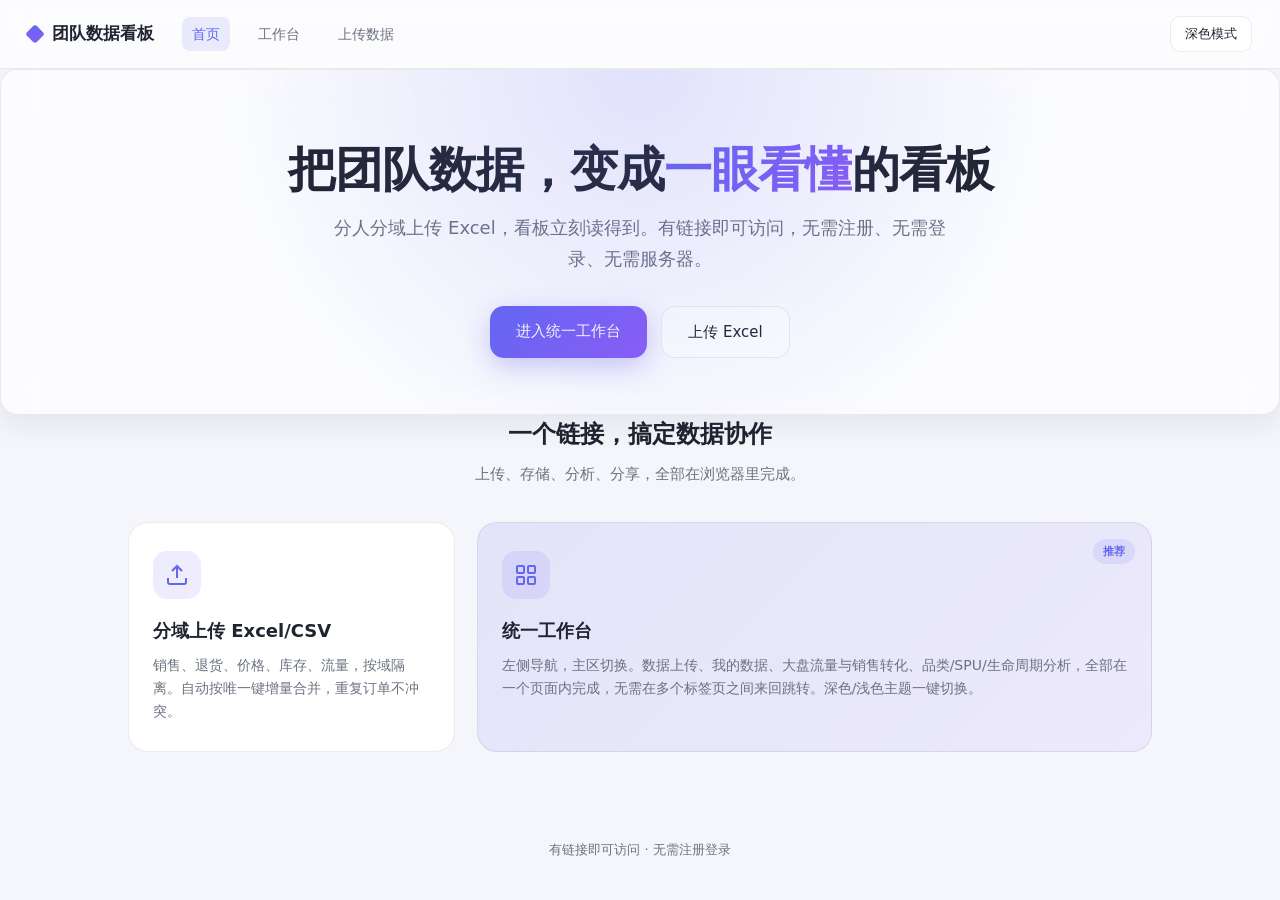
<file: index.html>
<!doctype html>
<html lang="zh-CN" data-theme="light">
<head>
  <meta charset="utf-8" />
  <meta name="viewport" content="width=device-width, initial-scale=1" />
  <title>团队数据看板</title>
  <link rel="stylesheet" href="css/style.css?v=6" />
  <style>
    .landing-hero{position:relative;overflow:hidden;padding:72px 28px 56px;text-align:center;}
    .landing-hero::before{content:"";position:absolute;inset:0;background:radial-gradient(circle at 50% 0%,rgba(99,102,241,.18),transparent 60%);pointer-events:none;}
    .landing-hero h1{font-size:clamp(32px,5vw,48px);font-weight:750;margin:0 0 16px;line-height:1.15;letter-spacing:-1px;}
    .gradient-text{background:linear-gradient(135deg,var(--accent),var(--accent-2));-webkit-background-clip:text;background-clip:text;-webkit-text-fill-color:transparent;}
    .landing-hero p{font-size:18px;color:var(--muted);max-width:620px;margin:0 auto 32px;line-height:1.7;}
    .hero-actions{display:flex;gap:14px;justify-content:center;flex-wrap:wrap;}
    .hero-actions .btn{padding:13px 26px;font-size:15px;border-radius:14px;}
    .hero-actions .btn.primary{box-shadow:0 8px 28px rgba(99,102,241,.35);}
    .features{max-width:1080px;margin:0 auto;padding:0 28px 64px;}
    .features h2{font-size:24px;font-weight:700;margin:0 0 8px;text-align:center;}
    .features .subhead{text-align:center;color:var(--muted);margin:0 0 36px;font-size:15px;}
    .feature-grid{display:grid;grid-template-columns:repeat(3,1fr);gap:22px;}
    .feature-card{background:var(--surface);border:1px solid var(--border);border-radius:20px;padding:28px 24px;transition:.25s;position:relative;overflow:hidden;}
    .feature-card:hover{transform:translateY(-5px);box-shadow:var(--shadow);border-color:rgba(99,102,241,.25);}
    .feature-card .icon{width:48px;height:48px;border-radius:14px;display:flex;align-items:center;justify-content:center;margin-bottom:18px;background:linear-gradient(135deg,var(--accent-soft),rgba(139,92,246,.12));color:var(--accent);}
    .feature-card .icon svg{width:24px;height:24px;stroke-width:2;}
    .feature-card h3{margin:0 0 8px;font-size:18px;font-weight:650;}
    .feature-card p{margin:0;color:var(--muted);font-size:14px;line-height:1.65;}
    .feature-card .badge{position:absolute;top:16px;right:16px;background:var(--accent-soft);color:var(--accent);font-size:11px;font-weight:700;padding:4px 10px;border-radius:999px;}
    .big-card{grid-column:span 2;background:linear-gradient(135deg,var(--accent-soft),rgba(139,92,246,.08));}
    @media(max-width:860px){.feature-grid{grid-template-columns:1fr;}.big-card{grid-column:span 1;}.landing-hero{padding:52px 20px 40px;}}
  </style>
</head>
<body>
  <header class="topbar">
    <div class="brand"><span class="logo-dot"></span> 团队数据看板</div>
    <nav class="nav">
      <a href="index.html" class="active">首页</a>
      <a href="app.html">工作台</a>
      <a href="upload2.html">上传数据</a>
    </nav>
    <button id="themeToggle" class="theme-toggle" aria-label="切换主题">深色模式</button>
  </header>

  <main>
    <section class="landing-hero glass">
      <h1>把团队数据，变成<span class="gradient-text">一眼看懂</span>的看板</h1>
      <p>分人分域上传 Excel，看板立刻读得到。有链接即可访问，无需注册、无需登录、无需服务器。</p>
      <div class="hero-actions">
        <a href="app.html" class="btn primary">进入统一工作台</a>
        <a href="upload2.html" class="btn">上传 Excel</a>
      </div>
    </section>

    <section class="features">
      <h2>一个链接，搞定数据协作</h2>
      <p class="subhead">上传、存储、分析、分享，全部在浏览器里完成。</p>
      <div class="feature-grid">
        <a href="upload2.html" class="feature-card">
          <div class="icon">
            <svg viewBox="0 0 24 24" fill="none" stroke="currentColor"><path d="M21 15v4a2 2 0 0 1-2 2H5a2 2 0 0 1-2-2v-4"/><polyline points="17 8 12 3 7 8"/><line x1="12" y1="3" x2="12" y2="15"/></svg>
          </div>
          <h3>分域上传 Excel/CSV</h3>
          <p>销售、退货、价格、库存、流量，按域隔离。自动按唯一键增量合并，重复订单不冲突。</p>
        </a>

        <a href="app.html" class="feature-card big-card">
          <span class="badge">推荐</span>
          <div class="icon">
            <svg viewBox="0 0 24 24" fill="none" stroke="currentColor"><rect x="3" y="3" width="7" height="7" rx="1"/><rect x="14" y="3" width="7" height="7" rx="1"/><rect x="14" y="14" width="7" height="7" rx="1"/><rect x="3" y="14" width="7" height="7" rx="1"/></svg>
          </div>
          <h3>统一工作台</h3>
          <p>左侧导航，主区切换。数据上传、我的数据、大盘流量与销售转化、品类/SPU/生命周期分析，全部在一个页面内完成，无需在多个标签页之间来回跳转。深色/浅色主题一键切换。</p>
        </a>

      </div>
    </section>
  </main>

  <footer class="footer muted">有链接即可访问 · 无需注册登录</footer>
  <script src="js/app.js?v=6"></script>
</body>
</html>
</file>
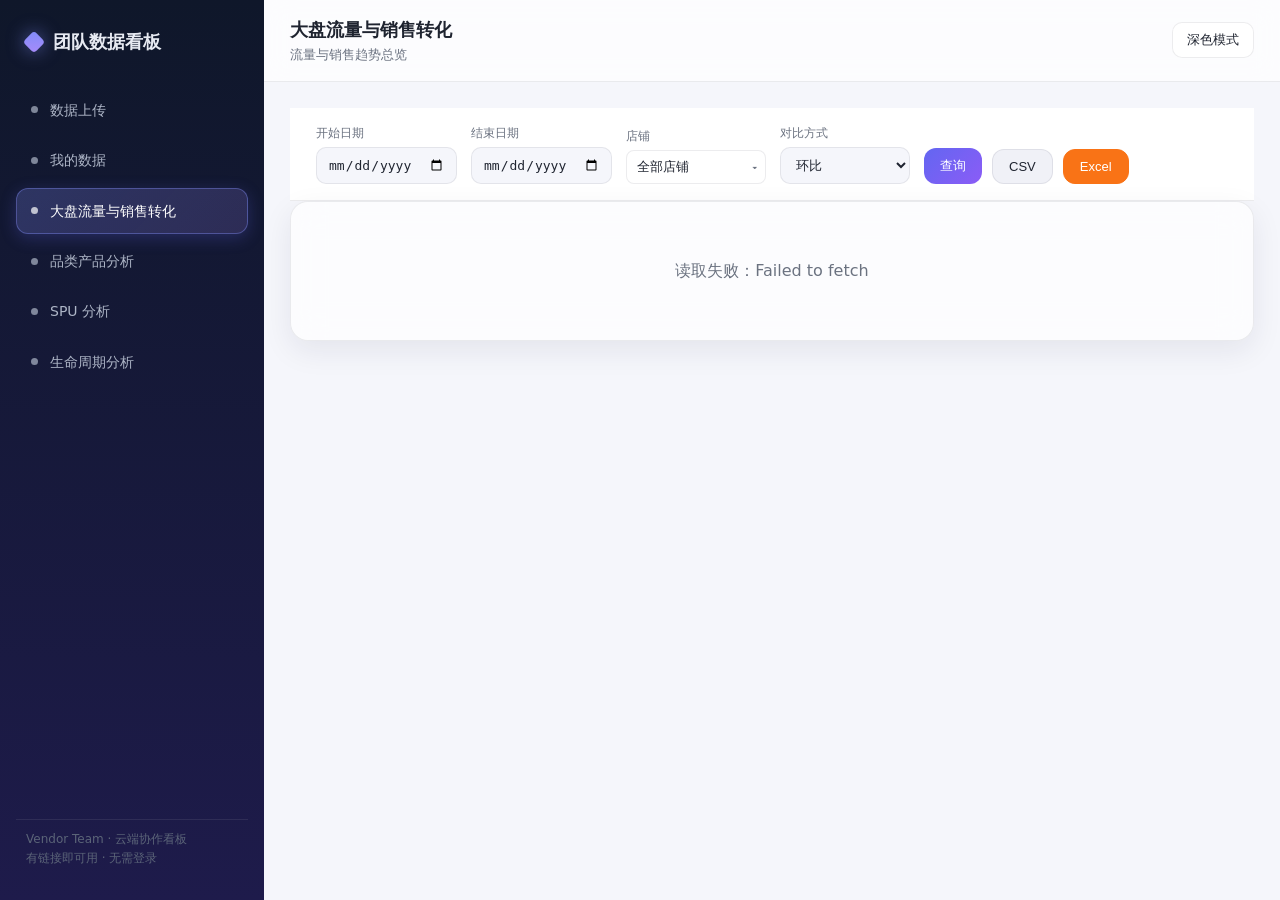
<file: app.html>
<!doctype html>
<html lang="zh-CN">
<head>
  <meta charset="utf-8" />
  <meta name="viewport" content="width=device-width, initial-scale=1" />
  <title>团队数据看板 · 统一工作台</title>
  <link rel="stylesheet" href="css/style.css?v=13" />
</head>
<body>
  <div class="app-shell">
    <aside class="sidebar">
      <div class="brand"><span class="logo-dot"></span>团队数据看板</div>
      <nav class="side-nav">
        <a data-sec="upload"><span class="dot"></span>数据上传</a>
        <a data-sec="mydata"><span class="dot"></span>我的数据</a>
        <a class="active" data-sec="overview"><span class="dot"></span>大盘流量与销售转化</a>
        <a data-sec="category"><span class="dot"></span>品类产品分析</a>
        <a data-sec="spu"><span class="dot"></span>SPU 分析</a>
        <a data-sec="lifecycle"><span class="dot"></span>生命周期分析</a>
      </nav>
      <div class="side-foot">Vendor Team · 云端协作看板<br/>有链接即可用 · 无需登录</div>
    </aside>

    <main class="main">
      <div class="topbar2">
        <div>
          <h1 id="secTitle">大盘流量与销售转化</h1>
          <div class="sub" id="secSub">流量与销售趋势总览</div>
        </div>
        <button class="theme-toggle" id="themeToggle">深色模式</button>
      </div>

      <!-- ===== 数据上传（内嵌） ===== -->
      <section class="section section--stage" id="sec-upload">
        <iframe class="stage" src="upload2.html?embed=1" title="数据上传"></iframe>
      </section>

      <!-- ===== 我的数据（内嵌） ===== -->
      <section class="section section--stage" id="sec-mydata">
        <iframe class="stage" src="mydata.html?embed=1&v=6" title="我的数据"></iframe>
      </section>

      <!-- ===== 大盘流量与销售转化（内联） ===== -->
      <section class="section active" id="sec-overview">
        <div class="filterbar traffic-filter">
          <div class="fitem">
            <label>开始日期</label>
            <input type="date" id="startDate" />
          </div>
          <div class="fitem">
            <label>结束日期</label>
            <input type="date" id="endDate" />
          </div>
          <div class="fitem" style="min-width:140px">
            <label>店铺</label>
            <div class="multi-select" id="shopFilter">
              <button class="multi-select-toggle" type="button">全部店铺</button>
              <div class="multi-select-dropdown">
                <div class="multi-select-actions">
                  <button type="button" class="linkbtn" data-ms-action="all">全选</button>
                  <button type="button" class="linkbtn" data-ms-action="clear">清空</button>
                </div>
                <div class="multi-select-options"></div>
              </div>
            </div>
          </div>
          <div class="fitem">
            <label>对比方式</label>
            <select id="compareMode">
              <option value="mom">环比</option>
              <option value="yoy">同比</option>
            </select>
          </div>
          <div class="filter-actions">
            <button class="btn primary sm" id="loadBtn">查询</button>
            <button class="btn sm" id="exportCsv">CSV</button>
            <button class="btn sm" id="exportExcel">Excel</button>
          </div>
          <span id="updated" class="muted" style="align-self:center"></span>
        </div>

        <div id="empty" class="card glass" style="text-align:center;padding:40px;display:none">
          <p class="muted">该板块读取「流量域」数据。当前还没有流量数据，去上传一份吧。</p>
        </div>

        <div id="board" style="display:none">
          <div class="kpi-grid cols5" id="kpis"></div>

          <div class="charts-2" style="margin-top:20px">
            <div class="chart-wrap glass">
              <h3>销售额趋势</h3>
              <canvas id="trendSales" height="300"></canvas>
            </div>
            <div class="chart-wrap glass">
              <h3>UV 趋势</h3>
              <canvas id="trendUv" height="300"></canvas>
            </div>
          </div>

          <div class="chart-wrap glass" style="margin-top:20px;overflow:auto;max-height:380px">
            <h3>数据明细（前 100 行）</h3>
            <div id="tableWrap"></div>
          </div>
        </div>
      </section>

      <!-- ===== 占位 sections ===== -->
      <section class="section" id="sec-category">
        <div class="card glass" style="padding:48px;text-align:center"><p class="muted">品类产品分析 · 即将上线</p></div>
      </section>
      <section class="section" id="sec-spu">
        <div class="card glass" style="padding:48px;text-align:center"><p class="muted">SPU 分析 · 即将上线</p></div>
      </section>
      <section class="section" id="sec-lifecycle">
        <div class="card glass" style="padding:48px;text-align:center"><p class="muted">生命周期分析 · 即将上线</p></div>
      </section>
    </main>
  </div>

  <script src="vendor/chart.umd.min.js?v=4"></script>
  <script src="js/app.js?v=6"></script>
  <script src="js/config.js?v=4"></script>
  <script src="js/supabase-api.js?v=13"></script>
  <script src="js/dash.js?v=16"></script>
  <script>
  (function () {
    const SEC_META = {
      upload: ['数据上传', '选数据域，传 Excel/CSV，自动存入云端数据库'],
      mydata: ['我的数据', '销售域 KPI、图表与明细'],
      overview: ['大盘流量与销售转化', '流量与销售趋势总览'],
      category: ['品类产品分析', '品类销售与结构分析'],
      spu: ['SPU 分析', 'SPU 销售明细与排行'],
      lifecycle: ['生命周期分析', '产品生命周期对比'],
    };
    const titleEl = document.getElementById('secTitle');
    const subEl = document.getElementById('secSub');
    function activate(sec) {
      document.querySelectorAll('.side-nav a').forEach((x) => x.classList.remove('active'));
      const a = document.querySelector('.side-nav a[data-sec="' + sec + '"]');
      if (a) a.classList.add('active');
      document.querySelectorAll('.section').forEach((s) => s.classList.remove('active'));
      const secEl = document.getElementById('sec-' + sec);
      if (secEl) secEl.classList.add('active');
      if (SEC_META[sec]) { titleEl.textContent = SEC_META[sec][0]; subEl.textContent = SEC_META[sec][1]; }
    }
    document.querySelectorAll('.side-nav a').forEach((a) => {
      a.addEventListener('click', () => activate(a.getAttribute('data-sec')));
    });
    const init = document.querySelector('.side-nav a.active');
    if (init) activate(init.getAttribute('data-sec'));

    // 内嵌 iframe 主题同步（初次加载时把外壳主题推过去）
    document.querySelectorAll('iframe.stage').forEach((f) => {
      f.addEventListener('load', () => {
        try { f.contentWindow.postMessage({ type: 'theme', theme: document.documentElement.getAttribute('data-theme') }, '*'); } catch (_) {}
      });
    });
  })();
  </script>
</body>
</html>
</file>
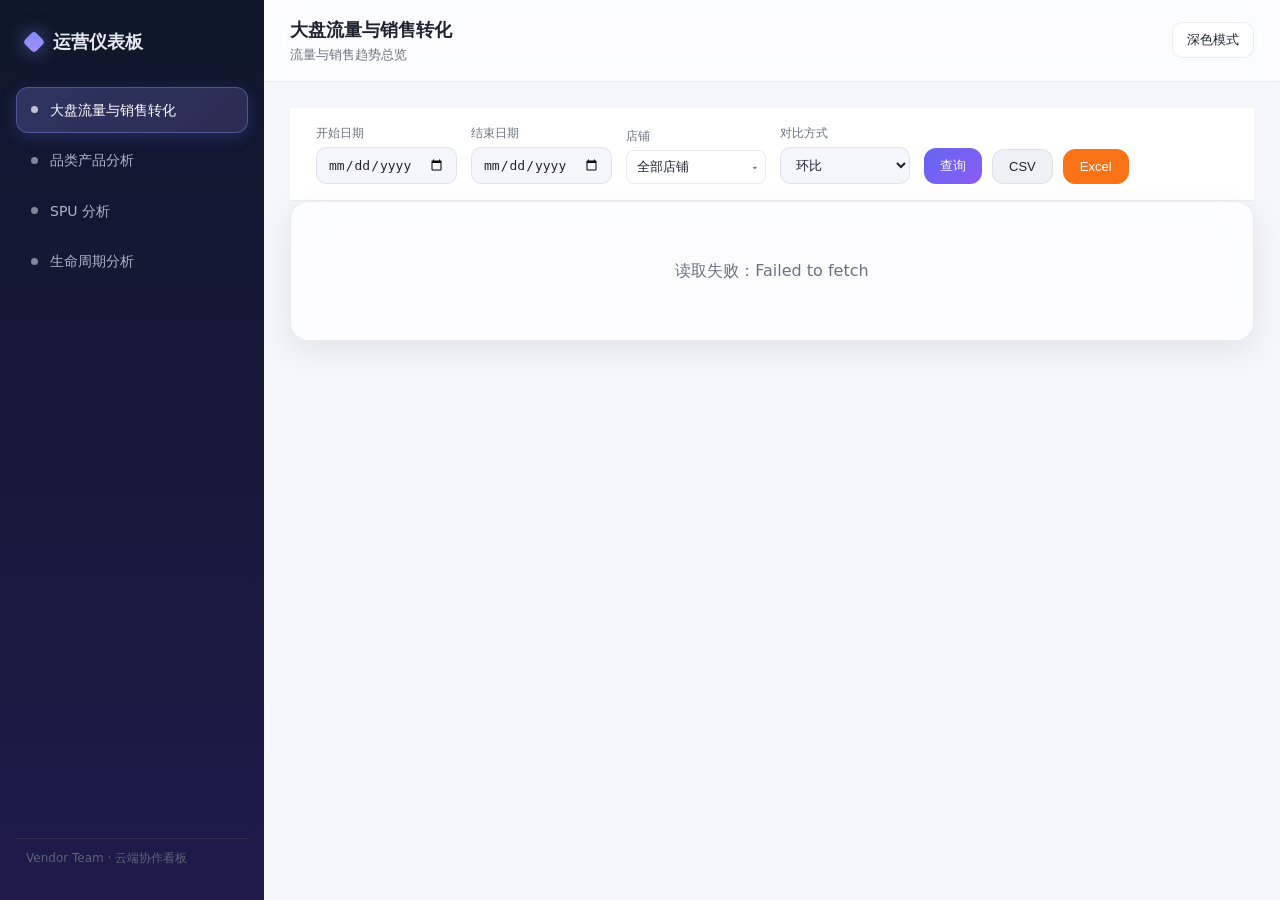
<file: dash.html>
<!doctype html>
<html lang="zh-CN">
<head>
  <meta charset="utf-8" />
  <meta name="viewport" content="width=device-width, initial-scale=1" />
  <title>大盘 · 多平台运营仪表板</title>
  <link rel="stylesheet" href="css/style.css?v=13" />
</head>
<body>
  <div class="app-shell">
    <aside class="sidebar">
      <div class="brand"><span class="logo-dot"></span>运营仪表板</div>
      <nav class="side-nav">
        <a class="active" data-sec="overview"><span class="dot"></span>大盘流量与销售转化</a>
        <a data-sec="category"><span class="dot"></span>品类产品分析</a>
        <a data-sec="spu"><span class="dot"></span>SPU 分析</a>
        <a data-sec="lifecycle"><span class="dot"></span>生命周期分析</a>
      </nav>
      <div class="side-foot">Vendor Team · 云端协作看板</div>
    </aside>

    <main class="main">
      <div class="topbar2">
        <div>
          <h1 id="secTitle">大盘流量与销售转化</h1>
          <div class="sub" id="secSub">流量与销售趋势总览</div>
        </div>
        <button class="theme-toggle" id="themeToggle">深色模式</button>
      </div>

      <!-- ===== 大盘流量与销售转化 ===== -->
      <section class="section active" id="sec-overview">
        <div class="filterbar traffic-filter">
          <div class="fitem">
            <label>开始日期</label>
            <input type="date" id="startDate" />
          </div>
          <div class="fitem">
            <label>结束日期</label>
            <input type="date" id="endDate" />
          </div>
          <div class="fitem" style="min-width:140px">
            <label>店铺</label>
            <div class="multi-select" id="shopFilter">
              <button class="multi-select-toggle" type="button">全部店铺</button>
              <div class="multi-select-dropdown">
                <div class="multi-select-actions">
                  <button type="button" class="linkbtn" data-ms-action="all">全选</button>
                  <button type="button" class="linkbtn" data-ms-action="clear">清空</button>
                </div>
                <div class="multi-select-options"></div>
              </div>
            </div>
          </div>
          <div class="fitem">
            <label>对比方式</label>
            <select id="compareMode">
              <option value="mom">环比</option>
              <option value="yoy">同比</option>
            </select>
          </div>
          <div class="filter-actions">
            <button class="btn primary sm" id="loadBtn">查询</button>
            <button class="btn sm" id="exportCsv">CSV</button>
            <button class="btn sm" id="exportExcel">Excel</button>
          </div>
          <span id="updated" class="muted" style="align-self:center"></span>
        </div>

        <div id="empty" class="card glass" style="text-align:center;padding:40px;display:none">
          <p class="muted">该板块读取「流量域」数据。当前还没有流量数据，去上传一份吧。</p>
        </div>

        <div id="board" style="display:none">
          <div class="kpi-grid cols5" id="kpis"></div>

          <div class="charts-2" style="margin-top:20px">
            <div class="chart-wrap glass">
              <h3>销售额趋势</h3>
              <canvas id="trendSales" height="300"></canvas>
            </div>
            <div class="chart-wrap glass">
              <h3>UV 趋势</h3>
              <canvas id="trendUv" height="300"></canvas>
            </div>
          </div>

          <div class="chart-wrap glass" style="margin-top:20px;overflow:auto;max-height:380px">
            <h3>数据明细（前 100 行）</h3>
            <div id="tableWrap"></div>
          </div>
        </div>
      </section>

      <!-- ===== 占位 sections ===== -->
      <section class="section" id="sec-category">
        <div class="card glass" style="padding:48px;text-align:center"><p class="muted">品类产品分析 · 即将上线</p></div>
      </section>
      <section class="section" id="sec-spu">
        <div class="card glass" style="padding:48px;text-align:center"><p class="muted">SPU 分析 · 即将上线</p></div>
      </section>
      <section class="section" id="sec-lifecycle">
        <div class="card glass" style="padding:48px;text-align:center"><p class="muted">生命周期分析 · 即将上线</p></div>
      </section>
    </main>
  </div>

  <script src="vendor/chart.umd.min.js"></script>
  <script src="js/app.js?v=6"></script>
  <script src="js/config.js"></script>
  <script src="js/supabase-api.js"></script>
  <script src="js/dash.js?v=16"></script>
</body>
</html>
</file>
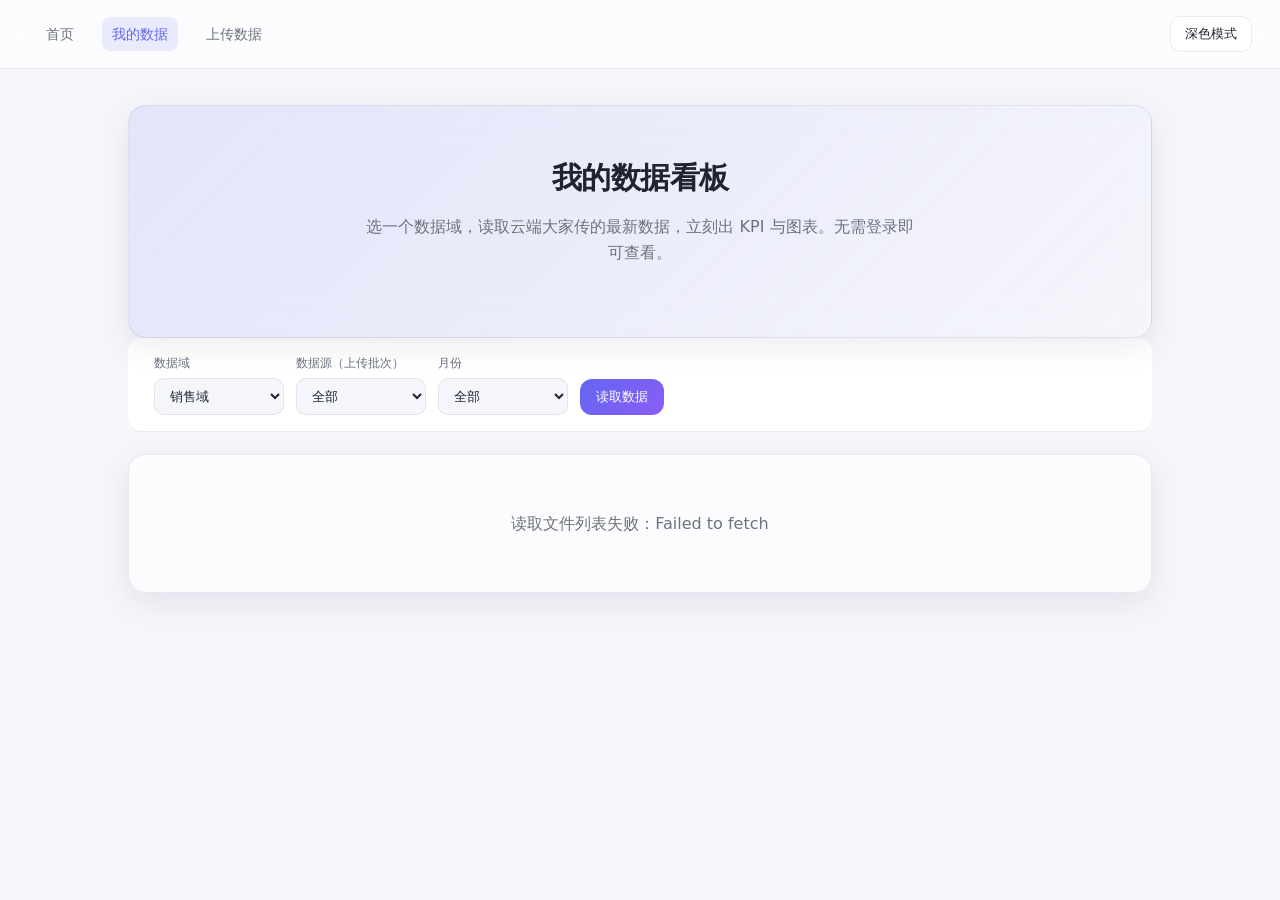
<file: mydata.html>
<!DOCTYPE html>
<html lang="zh-CN">
<head>
  <meta charset="UTF-8" />
  <meta name="viewport" content="width=device-width, initial-scale=1.0" />
  <title>我的数据 · 团队看板</title>
  <link rel="stylesheet" href="css/style.css?v=6" />
  <script src="vendor/chart.umd.min.js?v=4"></script>
</head>
<body>
  <script>if(/[?&]embed=1/.test(location.search))document.body.classList.add('embed');</script>
  <header class="topbar">
    <nav class="nav">
      <a href="index.html">首页</a>
      <a href="mydata.html" class="active">我的数据</a>
      <a href="upload2.html">上传数据</a>
    </nav>
    <button id="themeToggle" class="theme-toggle">深色模式</button>
  </header>

  <main class="container">
    <section class="hero glass">
      <h1>我的数据看板</h1>
      <p class="muted">选一个数据域，读取云端大家传的最新数据，立刻出 KPI 与图表。无需登录即可查看。</p>
    </section>

    <div class="filterbar" style="border-radius:14px;margin-bottom:22px">
      <div class="fitem">
        <label>数据域</label>
        <select id="domain">
          <option value="sales">销售域</option>
          <option value="returns">退货域</option>
          <option value="price">价格域</option>
            <option value="inventory">库存域</option>
            <option value="traffic">流量域</option>
          </select>
      </div>
      <div class="fitem">
        <label>数据源（上传批次）</label>
        <select id="fileTagFilter"><option value="">全部</option></select>
      </div>
      <div class="fitem">
        <label>月份</label>
        <select id="monthFilter"><option value="">全部</option></select>
      </div>
      <button id="loadBtn" class="btn primary sm">读取数据</button>
      <span id="updated" class="muted" style="align-self:center"></span>
    </div>

    <div id="fileList" class="card glass" style="display:none;margin-bottom:22px">
      <h3 style="margin-bottom:12px">已上传文件（可单独删除某一份）</h3>
      <div id="fileListBody"></div>
    </div>

    <div id="empty" class="card glass" style="text-align:center;padding:40px">
      <p class="muted">还没有数据。去 <a href="upload2.html">上传数据</a> 传一份试试。</p>
    </div>

    <div id="board" style="display:none">
      <div class="kpi-grid cols5" id="kpis"></div>

      <div class="charts-2" style="margin-top:20px">
        <div class="chart-wrap glass">
          <h3 id="shopTitle">各店铺销售额 Top</h3>
          <canvas id="shopChart" height="300"></canvas>
        </div>
        <div class="chart-wrap glass">
          <h3 id="monthTitle">月份销售额趋势</h3>
          <canvas id="monthChart" height="300"></canvas>
        </div>
      </div>

      <div class="charts-2" style="margin-top:20px">
        <div class="chart-wrap glass">
          <h3 id="catTitle">品类销售额 Top</h3>
          <canvas id="catChart" height="300"></canvas>
        </div>
        <div class="chart-wrap glass">
          <h3>销售等级分布</h3>
          <canvas id="gradeChart" height="300"></canvas>
        </div>
      </div>

      <div class="chart-wrap glass" style="margin-top:20px">
        <h3>数据预览（前 50 行）</h3>
        <div id="tableWrap" style="font-size:12px"></div>
      </div>
    </div>
  </main>

  <script src="js/app.js?v=6"></script>
  <script src="js/config.js?v=4"></script>
  <script src="js/supabase-api.js?v=13"></script>
  <script src="js/mydata.js?v=5"></script>
</body>
</html>
</file>
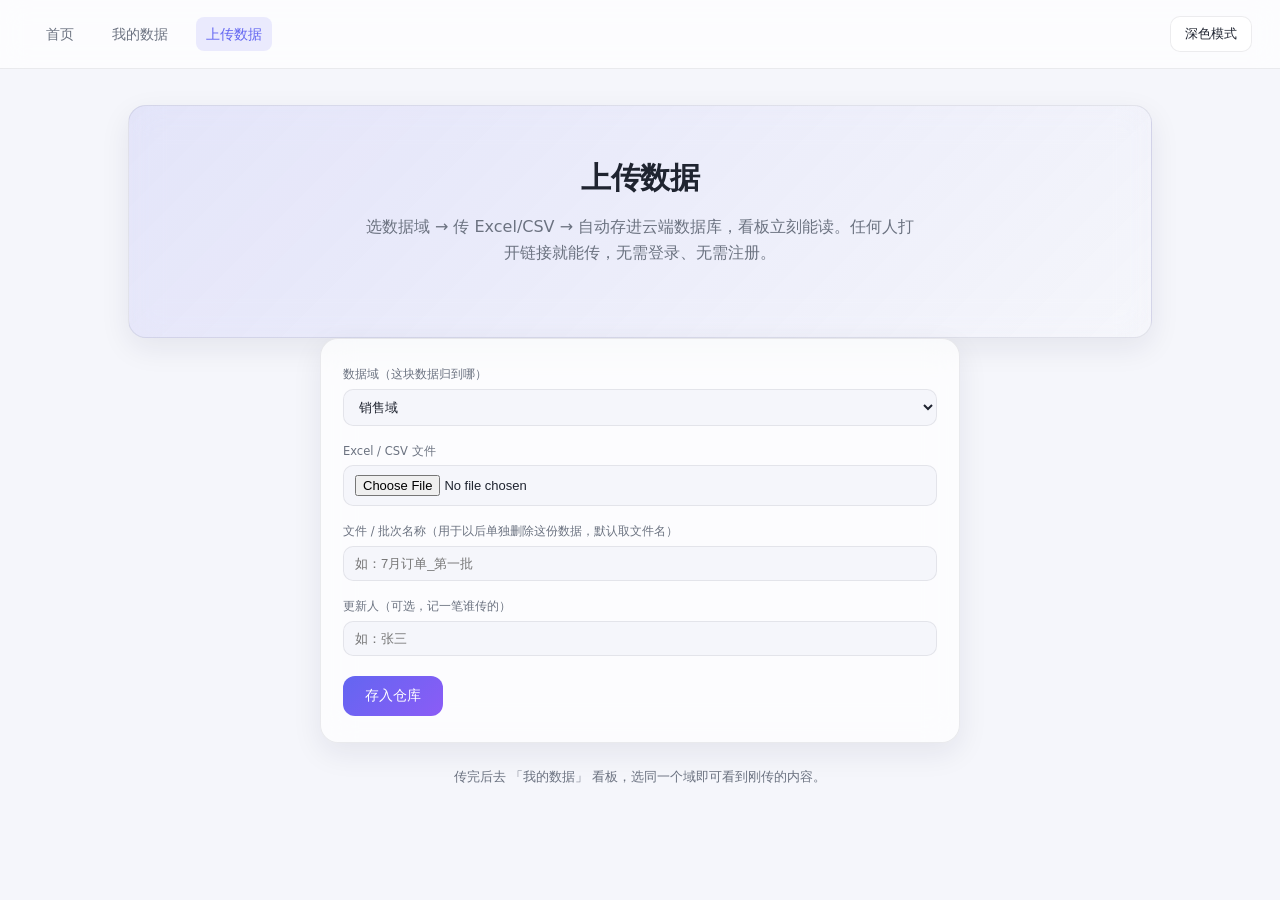
<file: upload2.html>
<!DOCTYPE html>
<html lang="zh-CN">
<head>
  <meta charset="UTF-8" />
  <meta name="viewport" content="width=device-width, initial-scale=1.0" />
  <title>上传数据 · 团队看板</title>
  <link rel="stylesheet" href="css/style.css?v=8" />
</head>
<body>
  <script>if(/[?&]embed=1/.test(location.search))document.body.classList.add('embed');</script>
  <header class="topbar">
    <nav class="nav">
      <a href="index.html">首页</a>
      <a href="mydata.html">我的数据</a>
      <a href="upload2.html" class="active">上传数据</a>
    </nav>
    <button id="themeToggle" class="theme-toggle">深色模式</button>
  </header>

  <main class="container">
    <section class="hero glass">
      <h1>上传数据</h1>
      <p class="muted">选数据域 → 传 Excel/CSV → 自动存进云端数据库，看板立刻能读。任何人打开链接就能传，无需登录、无需注册。</p>
    </section>

    <section class="card glass" style="max-width:640px;margin:0 auto">
      <form id="upForm">
        <div class="fitem" style="margin-bottom:16px">
          <label>数据域（这块数据归到哪）</label>
          <select id="domain" name="domain" required>
            <option value="sales">销售域</option>
            <option value="returns">退货域</option>
            <option value="price">价格域</option>
            <option value="inventory">库存域</option>
            <option value="traffic">流量域</option>
          </select>
        </div>
        <div class="fitem" style="margin-bottom:16px">
          <label>Excel / CSV 文件</label>
          <input type="file" id="file" name="file" accept=".xlsx,.xls,.csv" required />
        </div>
        <div class="fitem" style="margin-bottom:16px">
          <label>文件 / 批次名称<span class="muted" style="font-weight:normal;font-size:12px">（用于以后单独删除这份数据，默认取文件名）</span></label>
          <input type="text" id="fileTag" name="fileTag" placeholder="如：7月订单_第一批" />
        </div>
        <div class="fitem" id="keyWrap" style="margin-bottom:16px;display:none">
          <label>唯一键（系统自动识别，无需选择）<span class="muted" style="font-weight:normal;font-size:12px">用于增量合并：同键覆盖、不同键追加</span></label>
          <div id="keyPreview" class="key-preview"></div>
          <div class="auto" id="keyAutoHint" style="font-size:12px;color:var(--muted);margin-top:6px"></div>
        </div>
        <div class="fitem" style="margin-bottom:20px">
          <label>更新人（可选，记一笔谁传的）</label>
          <input type="text" id="by" name="by" placeholder="如：张三" />
        </div>
        <button type="submit" class="btn primary" id="submitBtn">存入仓库</button>
        <span id="status" class="muted" style="margin-left:12px"></span>
      </form>
      <div id="result" class="glass" style="margin-top:20px;padding:16px;display:none;border-radius:14px"></div>
    </section>

    <p class="muted embed-hide" style="text-align:center;margin-top:24px;font-size:13px">
      传完后去 <a href="mydata.html">「我的数据」</a> 看板，选同一个域即可看到刚传的内容。
    </p>
  </main>

  <script src="js/app.js?v=6"></script>
  <script src="js/config.js?v=4"></script>
  <script src="js/supabase-api.js?v=11"></script>
  <script src="js/upload2.js?v=8"></script>
</body>
</html>
</file>
<file: css/style.css>
:root{
  --bg:#f5f6fb; --surface:#ffffff; --surface-2:#f0f1f7; --text:#1f2430; --muted:#6b7280;
  --border:rgba(20,20,40,0.08); --accent:#6366f1; --accent-2:#8b5cf6; --accent-soft:rgba(99,102,241,0.12);
  --glass:rgba(255,255,255,0.7); --shadow:0 10px 30px rgba(20,20,60,0.08);
}
[data-theme="dark"]{
  --bg:#0c0f17; --surface:#141925; --surface-2:#1b2230; --text:#e7eaf2; --muted:#9aa3b2;
  --border:rgba(255,255,255,0.08); --accent:#818cf8; --accent-2:#a78bfa; --accent-soft:rgba(129,140,248,0.16);
  --glass:rgba(20,25,38,0.6); --shadow:0 10px 30px rgba(0,0,0,0.4);
}
*{box-sizing:border-box;}
body{margin:0;font-family:ui-sans-serif,system-ui,-apple-system,"Segoe UI",Roboto,"PingFang SC","Microsoft YaHei",sans-serif;background:var(--bg);color:var(--text);transition:background .3s,color .3s;line-height:1.6;}
a{color:inherit;text-decoration:none;}
.muted{color:var(--muted);}
.topbar{display:flex;align-items:center;gap:20px;padding:16px 28px;border-bottom:1px solid var(--border);position:sticky;top:0;background:var(--glass);backdrop-filter:blur(14px);z-index:10;}
.brand{font-weight:600;font-size:17px;display:flex;align-items:center;gap:10px;}
.logo-dot{width:14px;height:14px;background:linear-gradient(135deg,var(--accent),var(--accent-2));transform:rotate(45deg);border-radius:3px;}
.nav{display:flex;gap:18px;margin-left:8px;}
.nav a{padding:6px 10px;border-radius:8px;color:var(--muted);font-size:14px;transition:.2s;}
.nav a:hover{color:var(--text);background:var(--surface-2);}
.nav a.active{color:var(--accent);background:var(--accent-soft);}
.theme-toggle{margin-left:auto;border:1px solid var(--border);background:var(--surface);color:var(--text);padding:8px 14px;border-radius:10px;cursor:pointer;font-size:13px;transition:.2s;}
.theme-toggle:hover{background:var(--surface-2);}
.container{max-width:1080px;margin:0 auto;padding:36px 28px 60px;}
.glass{background:var(--glass);backdrop-filter:blur(16px);border:1px solid var(--border);border-radius:18px;box-shadow:var(--shadow);}
.hero{padding:48px 40px;text-align:center;background:linear-gradient(135deg,var(--accent-soft),transparent);}
.hero h1{font-size:30px;margin:0 0 12px;letter-spacing:-0.5px;}
.hero p{margin:0 auto 24px;max-width:560px;}
.hero-actions{display:flex;gap:12px;justify-content:center;}
.btn{display:inline-block;padding:11px 22px;border-radius:12px;border:1px solid var(--border);background:var(--surface);color:var(--text);cursor:pointer;font-size:14px;transition:.2s;font-weight:500;}
.btn:hover{transform:translateY(-2px);box-shadow:var(--shadow);}
.btn.primary{background:linear-gradient(135deg,var(--accent),var(--accent-2));color:#fff;border:none;}
.btn.danger{background:linear-gradient(135deg,#ef4444,#dc2626);color:#fff;border:none;}
.grid{display:grid;grid-template-columns:repeat(3,1fr);gap:20px;margin-top:28px;}
.card{padding:26px 22px;transition:.25s;}
.card:hover{transform:translateY(-4px);box-shadow:var(--shadow);}
.card .ico{width:40px;height:40px;border-radius:11px;background:linear-gradient(135deg,var(--accent),var(--accent-2));opacity:.85;margin-bottom:14px;}
.card h3{margin:0 0 6px;font-size:17px;}
.panel{padding:30px 28px;margin-top:8px;}
.row-between{display:flex;align-items:center;justify-content:space-between;gap:16px;margin-bottom:18px;}
.row-between h2{margin:0;}
.select{padding:9px 12px;border-radius:10px;border:1px solid var(--border);background:var(--surface);color:var(--text);font-size:14px;min-width:240px;}
.field{margin:16px 0;}
.field label{display:block;font-size:13px;color:var(--muted);margin-bottom:6px;}
.field input,.field textarea{width:100%;padding:11px 13px;border-radius:10px;border:1px solid var(--border);background:var(--surface);color:var(--text);font-size:14px;}
.dropzone{border:1.5px dashed var(--border);border-radius:14px;padding:34px;text-align:center;background:var(--surface-2);transition:.2s;cursor:pointer;}
.dropzone.drag{border-color:var(--accent);background:var(--accent-soft);}
.link{color:var(--accent);cursor:pointer;text-decoration:underline;}
.btn.sm{padding:9px 16px;font-size:13px;}
.linkbtn{background:none;border:none;color:var(--accent);cursor:pointer;font-size:13px;text-decoration:underline;padding:0;}
.linkbtn:hover{filter:brightness(1.1);}
/* 登录闸门（GitHub Device Flow） */
.gate{padding:18px 20px;border-radius:14px;margin-top:12px;text-align:left;max-width:560px;}
.gate .codebox{font-family:ui-monospace,SFMono-Regular,Menlo,monospace;font-size:22px;font-weight:700;letter-spacing:3px;background:var(--accent-soft);color:var(--accent);padding:12px 16px;border-radius:10px;display:inline-block;margin:8px 0;}
.kpi-grid{display:grid;grid-template-columns:repeat(4,1fr);gap:14px;margin-bottom:22px;}
.kpi{padding:18px;border-radius:14px;}
.kpi-val{font-size:24px;font-weight:600;}
.kpi-label{font-size:12px;margin-top:4px;}
.chart-wrap{padding:18px;border-radius:14px;margin-bottom:22px;min-height:280px;}
.table-wrap{overflow:auto;border-radius:14px;border:1px solid var(--border);max-height:420px;}
table{width:100%;border-collapse:collapse;font-size:13px;}
th,td{padding:10px 12px;text-align:left;border-bottom:1px solid var(--border);white-space:nowrap;}
th{background:var(--surface-2);position:sticky;top:0;}
.result{margin-top:18px;}
.ok{color:#16a34a;background:rgba(22,163,74,0.1);padding:12px 14px;border-radius:10px;}
.err{color:#dc2626;background:rgba(220,38,38,0.1);padding:12px 14px;border-radius:10px;}
.footer{text-align:center;padding:24px;font-size:13px;}
@media(max-width:760px){.grid{grid-template-columns:1fr;}.kpi-grid{grid-template-columns:repeat(2,1fr);}.nav{display:none;}.hero{padding:32px 20px;}}

/* ===== vendor-dash 专业后台外壳 ===== */
.app-shell{display:grid;grid-template-columns:264px 1fr;min-height:100vh;}
.sidebar{background:linear-gradient(180deg,#0f172a 0%,#1e1b4b 100%);color:#e7eaf2;padding:22px 16px;display:flex;flex-direction:column;gap:6px;position:sticky;top:0;height:100vh;}
.sidebar .brand{font-size:18px;font-weight:700;display:flex;align-items:center;gap:11px;padding:6px 10px 18px;}
.sidebar .brand .logo-dot{width:16px;height:16px;background:linear-gradient(135deg,#818cf8,#a78bfa);transform:rotate(45deg);border-radius:4px;box-shadow:0 0 18px rgba(129,140,248,.6);}
.side-nav{display:flex;flex-direction:column;gap:4px;margin-top:6px;}
.side-nav a{display:flex;align-items:center;gap:12px;padding:11px 14px;border-radius:12px;color:#aeb6c7;font-size:14px;cursor:pointer;transition:.2s;border:1px solid transparent;}
.side-nav a:hover{background:rgba(255,255,255,.06);color:#fff;}
.side-nav a.active{background:linear-gradient(135deg,rgba(129,140,248,.25),rgba(167,139,250,.18));color:#fff;border-color:rgba(129,140,248,.4);box-shadow:0 4px 16px rgba(99,102,241,.25);}
.side-nav a .dot{width:7px;height:7px;border-radius:50%;background:currentColor;opacity:.7;}
.side-foot{margin-top:auto;font-size:12px;color:#5b6478;padding:10px;border-top:1px solid rgba(255,255,255,.08);}
.main{display:flex;flex-direction:column;min-width:0;}
.topbar2{display:flex;align-items:center;gap:16px;padding:16px 26px;border-bottom:1px solid var(--border);background:var(--glass);backdrop-filter:blur(14px);position:sticky;top:0;z-index:20;}
.topbar2 h1{font-size:18px;margin:0;font-weight:650;}
.topbar2 .sub{font-size:12.5px;color:var(--muted);}
.filterbar{display:flex;flex-wrap:wrap;align-items:flex-end;gap:12px;padding:16px 26px;background:var(--surface);border-bottom:1px solid var(--border);}
.file-row{display:flex;align-items:center;justify-content:space-between;gap:16px;padding:12px 14px;border:1px solid var(--border);border-radius:12px;margin-bottom:10px;background:var(--surface);}
.file-row:last-child{margin-bottom:0;}
.file-meta{font-size:13px;color:var(--text);}
.fitem{display:flex;flex-direction:column;gap:5px;}
.fitem label{font-size:11.5px;color:var(--muted);font-weight:500;}
.fitem input,.fitem select{padding:9px 11px;border-radius:10px;border:1px solid var(--border);background:var(--bg);color:var(--text);font-size:13px;min-width:130px;}
/* 唯一键只读自动识别预览 */
.key-preview{display:flex;flex-wrap:wrap;gap:8px;}
.key-preview .pill{display:inline-flex;align-items:center;gap:7px;padding:6px 14px;border-radius:999px;background:var(--accent-soft);border:1px solid var(--accent);color:var(--accent);font-size:13px;font-weight:600;}
.key-preview .pill::before{content:"";width:6px;height:6px;border-radius:50%;background:currentColor;opacity:.7;}
.btn.sm{padding:9px 16px;font-size:13px;}
.section{display:none;padding:26px;animation:fade .35s ease;}
.section.active{display:block;}
@keyframes fade{from{opacity:0;transform:translateY(8px);}to{opacity:1;transform:none;}}
.sec-head{display:flex;align-items:baseline;justify-content:space-between;margin-bottom:18px;flex-wrap:wrap;gap:8px;}
.sec-head h2{font-size:22px;margin:0;letter-spacing:-.4px;}
.sec-head p{margin:0;color:var(--muted);font-size:13px;}
.kpi-grid.cols5{grid-template-columns:repeat(5,1fr);}
.kpi .kpi-val{font-size:24px;font-weight:700;color:var(--text);line-height:1.15;margin:6px 0;word-break:break-all;}
.kpi .kpi-label{color:var(--muted);font-size:12px;}
.kpi .kpi-sub{font-size:11px;margin-top:2px;}
.kpi-meta{display:flex;align-items:center;justify-content:space-between;gap:8px;margin-top:6px;flex-wrap:wrap;}
.kpi-prev{font-size:12px;color:var(--muted);white-space:nowrap;}
.charts-2{display:grid;grid-template-columns:1fr 1fr;gap:18px;}
.charts-2 .chart-wrap{margin-bottom:0;}
.tag{display:inline-block;padding:2px 9px;border-radius:999px;font-size:11px;font-weight:600;}
.tag.up{background:rgba(22,163,74,.12);color:#16a34a;}
.tag.down{background:rgba(220,38,38,.12);color:#dc2626;}
.tag.flat{background:var(--surface-2);color:var(--muted);}
.growth-pos{color:#16a34a;font-weight:600;} .growth-neg{color:#dc2626;font-weight:600;}
@media(max-width:1000px){.app-shell{grid-template-columns:1fr;}.sidebar{position:static;height:auto;flex-direction:row;flex-wrap:wrap;}.side-nav{flex-direction:row;flex-wrap:wrap;}.side-foot{display:none;}.charts-2{grid-template-columns:1fr;}.kpi-grid.cols5{grid-template-columns:repeat(2,1fr);}}

/* ===== 我的数据 表格 ===== */
.tbl{border-collapse:collapse;width:100%;font-size:12px;}
.tbl th,.tbl td{border:1px solid var(--border);padding:6px 9px;text-align:left;white-space:nowrap;}
.tbl th{background:var(--surface-2);color:var(--muted);position:sticky;top:0;}
.tbl tbody tr:nth-child(even){background:var(--surface);}

/* ===== 统一外壳：内嵌页隐藏自带顶栏/主题按钮/hero/页脚 ===== */
body.embed .topbar{display:none!important;}
body.embed .theme-toggle{display:none!important;}
body.embed .hero{display:none!important;}
body.embed .footer{display:none!important;}
body.embed .embed-hide{display:none!important;}
body.embed .container{padding-top:18px;padding-bottom:32px;}
body.embed{background:var(--bg);}

/* ===== 内嵌框架（上传/我的数据 融进外壳） ===== */
iframe.stage{width:100%;height:calc(100vh - 132px);border:0;display:block;background:transparent;}
.section--stage{padding:0;background:var(--bg);}
.section--stage .container{max-width:none;}
@media(max-width:1000px){iframe.stage{height:calc(100vh - 170px);}}

/* ===== 流量大盘 KPI 涨跌色 ===== */
.kpi-change{font-size:12px;font-weight:600;display:inline-flex;align-items:center;gap:3px;padding:3px 9px;border-radius:999px;}
.kpi.up .kpi-change{background:rgba(22,163,74,.12);color:#16a34a;}
.kpi.down .kpi-change{background:rgba(220,38,38,.12);color:#dc2626;}
.kpi.flat .kpi-change{background:var(--surface-2);color:var(--muted);}

/* ===== 流量大盘筛选栏 ===== */
.traffic-filter{gap:14px;}
.traffic-filter .filter-actions{display:flex;align-items:flex-end;gap:10px;flex-wrap:wrap;}
.traffic-filter #exportCsv{background:var(--surface-2);color:var(--text);}
.traffic-filter #exportExcel{background:#f97316;color:#fff;border-color:#f97316;}
@media(max-width:1000px){.traffic-filter .filter-actions{width:100%;}}

/* 店铺多选下拉 */
.multi-select{position:relative;display:inline-block;width:100%;}
.multi-select-toggle{width:100%;min-width:120px;max-width:170px;text-align:left;background:var(--surface);color:var(--text);border:1px solid var(--border);border-radius:8px;padding:7px 22px 7px 10px;font-size:13px;cursor:pointer;position:relative;overflow:hidden;text-overflow:ellipsis;white-space:nowrap;}
.multi-select-toggle::after{content:'▾';position:absolute;right:7px;top:50%;transform:translateY(-50%);color:var(--muted);font-size:11px;}
.multi-select.open .multi-select-toggle::after{transform:translateY(-50%) rotate(180deg);}
.multi-select-dropdown{display:none;position:absolute;top:calc(100% + 4px);left:0;min-width:100%;width:max-content;max-width:280px;background:var(--surface);border:1px solid var(--border);border-radius:8px;box-shadow:0 8px 24px rgba(0,0,0,.14);z-index:50;max-height:220px;overflow:auto;padding:3px 0;}
.multi-select.open .multi-select-dropdown{display:block;}
.multi-select-actions{display:flex;justify-content:space-between;padding:2px 8px 5px;border-bottom:1px solid var(--border);font-size:12px;}
.multi-select-actions a{color:var(--accent);cursor:pointer;}
.multi-select-actions a:hover{opacity:.8;}
.multi-select-options{padding:1px 0;}
.multi-select-option{display:flex;align-items:center;gap:4px;padding:3px 8px 3px 6px;cursor:pointer;font-size:12px;white-space:nowrap;line-height:1.2;}
.multi-select-option:hover{background:var(--surface-2);}
.multi-select-option input[type="checkbox"]{margin:0;flex-shrink:0;width:13px;height:13px;}
.multi-select-option span{white-space:nowrap;}
</file>
